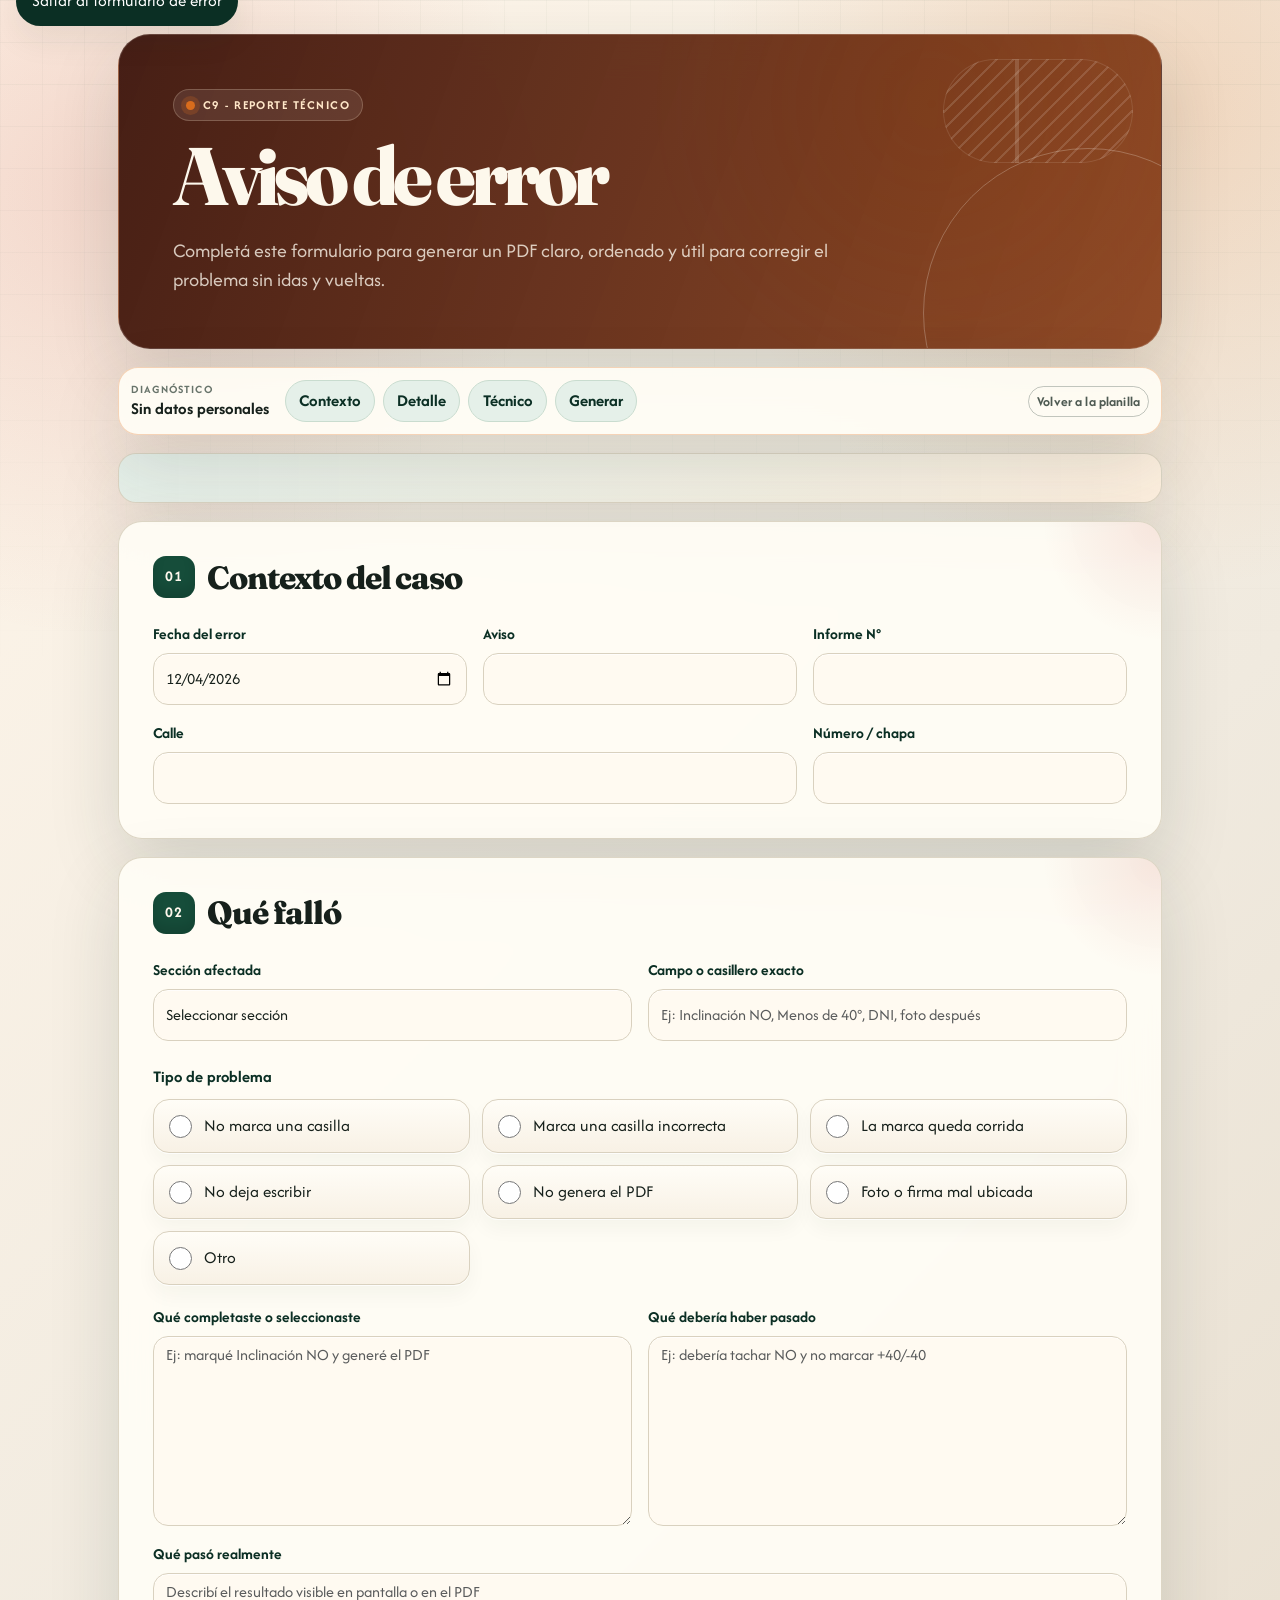
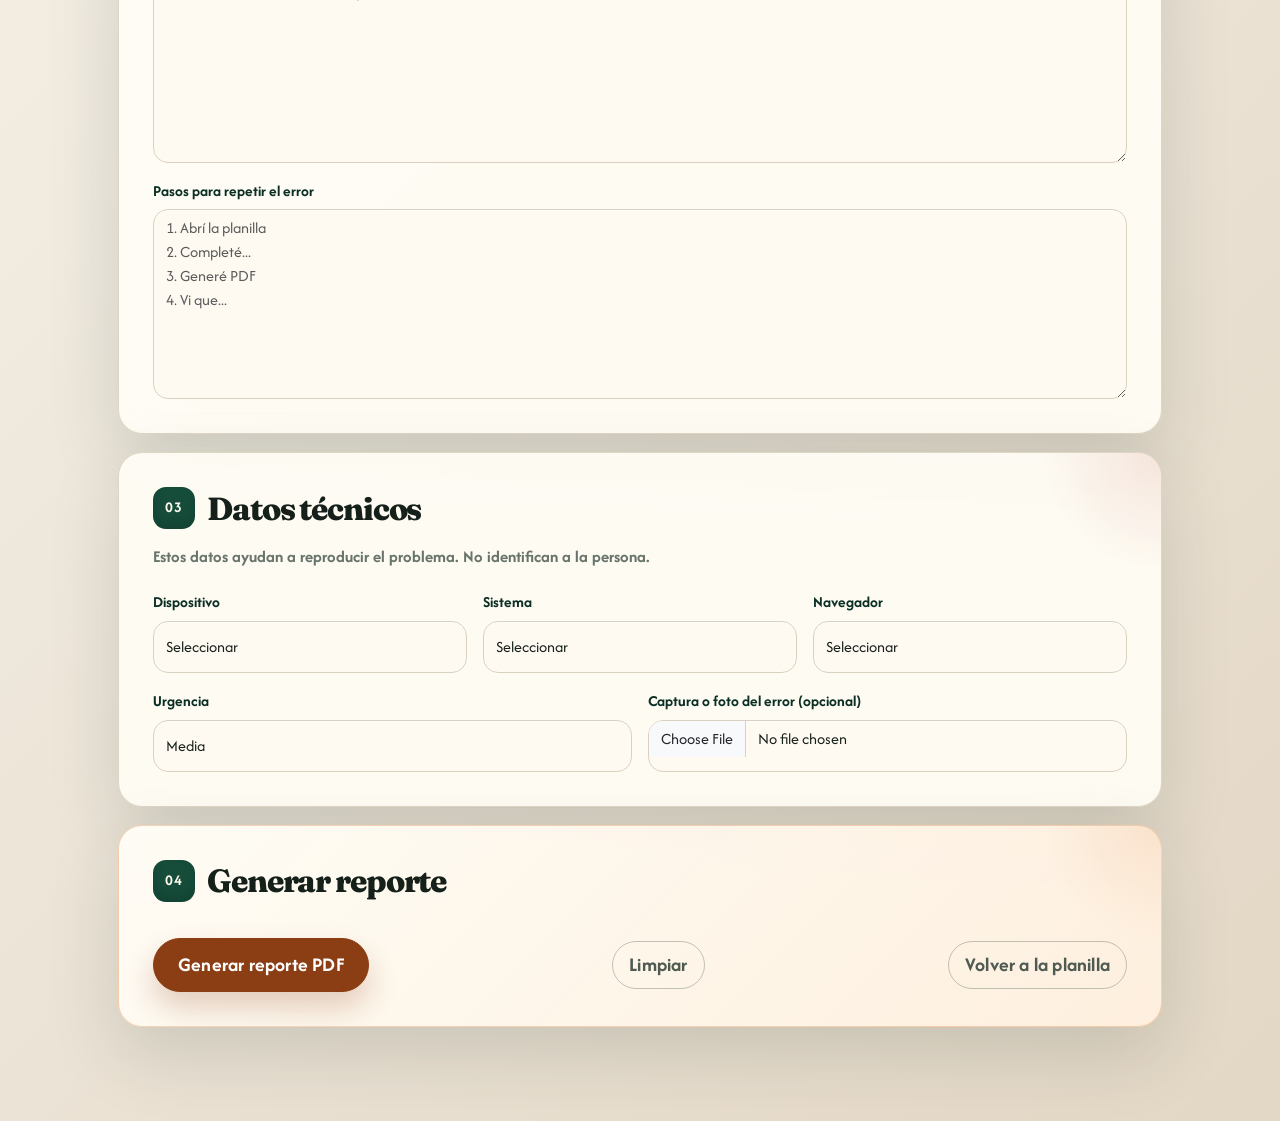
<file: errores.html>
<!DOCTYPE html>
<html lang="es">
<head>
  <meta charset="UTF-8" />
  <meta http-equiv="X-UA-Compatible" content="IE=edge" />
  <meta name="viewport" content="width=device-width, initial-scale=1.0" />
  <title>Reporte de Error - Planilla C9</title>
  <link rel="preconnect" href="https://fonts.googleapis.com" />
  <link rel="preconnect" href="https://fonts.gstatic.com" crossorigin />
  <link href="https://fonts.googleapis.com/css2?family=Afacad:wght@400;500;600;700&family=Fraunces:opsz,wght@9..144,700;9..144,800&display=swap" rel="stylesheet" />
  <link href="https://cdn.jsdelivr.net/npm/bootstrap@5.0.0-beta2/dist/css/bootstrap.min.css" rel="stylesheet" />
  <link rel="stylesheet" href="styles.css" />
</head>
<body class="error-page">
  <a class="skip-link" href="#errorForm">Saltar al formulario de error</a>

  <main class="app-shell container" aria-labelledby="errorPageTitle">
    <header class="page-header error-hero">
      <p class="eyebrow">C9 - Reporte técnico</p>
      <h1 id="errorPageTitle">Aviso de error</h1>
      <p class="lead">Completá este formulario para generar un PDF claro, ordenado y útil para corregir el problema sin idas y vueltas.</p>
    </header>

    <nav class="form-hub error-hub" aria-label="Acciones del reporte de error">
      <div>
        <span class="hub-label">Diagnóstico</span>
        <strong>Sin datos personales</strong>
      </div>
      <div class="hub-links">
        <a href="#contexto-error">Contexto</a>
        <a href="#detalle-error">Detalle</a>
        <a href="#tecnico-error">Técnico</a>
        <a href="#generar-reporte">Generar</a>
      </div>
      <div class="hub-actions">
        <a href="index.html" class="btn btn-outline-secondary btn-sm">Volver a la planilla</a>
      </div>
    </nav>

    <p id="errorStatus" class="status-message" role="status" aria-live="polite"></p>

    <form id="errorForm" class="error-form" novalidate>
      <section id="contexto-error" class="form-section error-section" aria-labelledby="contextoErrorTitle">
        <h2 id="contextoErrorTitle">Contexto del caso</h2>
        <div class="row g-3">
          <div class="col-md-4">
            <label for="errorFecha" class="form-label">Fecha del error</label>
            <input type="date" class="form-control" id="errorFecha" />
          </div>
          <div class="col-md-4">
            <label for="errorAviso" class="form-label">Aviso</label>
            <input type="text" class="form-control" id="errorAviso" autocomplete="off" />
          </div>
          <div class="col-md-4">
            <label for="errorInforme" class="form-label">Informe N°</label>
            <input type="text" class="form-control" id="errorInforme" autocomplete="off" />
          </div>
          <div class="col-md-8">
            <label for="errorCalle" class="form-label">Calle</label>
            <input type="text" class="form-control" id="errorCalle" autocomplete="address-line1" />
          </div>
          <div class="col-md-4">
            <label for="errorNumero" class="form-label">Número / chapa</label>
            <input type="text" class="form-control" id="errorNumero" autocomplete="off" />
          </div>
        </div>
      </section>

      <section id="detalle-error" class="form-section error-section" aria-labelledby="detalleErrorTitle">
        <h2 id="detalleErrorTitle">Qué falló</h2>
        <div class="row g-3">
          <div class="col-md-6">
            <label for="errorSeccion" class="form-label">Sección afectada</label>
            <select class="form-control" id="errorSeccion" required>
              <option value="">Seleccionar sección</option>
              <option>Datos generales</option>
              <option>Ubicación</option>
              <option>Inclinación</option>
              <option>Fuste</option>
              <option>Raíz</option>
              <option>Ramas</option>
              <option>Hojas</option>
              <option>Recomendaciones</option>
              <option>Fotos / página 2</option>
              <option>Firma</option>
              <option>PDF final</option>
              <option>Diseño / uso en teléfono</option>
              <option>Otro</option>
            </select>
          </div>
          <div class="col-md-6">
            <label for="errorCampo" class="form-label">Campo o casillero exacto</label>
            <input type="text" class="form-control" id="errorCampo" placeholder="Ej: Inclinación NO, Menos de 40°, DNI, foto después" required />
          </div>
        </div>

        <fieldset class="choice-grid error-choice-grid">
          <legend>Tipo de problema</legend>
          <label class="choice-card"><input type="radio" name="errorTipo" value="No marca una casilla" required /> No marca una casilla</label>
          <label class="choice-card"><input type="radio" name="errorTipo" value="Marca una casilla incorrecta" /> Marca una casilla incorrecta</label>
          <label class="choice-card"><input type="radio" name="errorTipo" value="La marca queda corrida" /> La marca queda corrida</label>
          <label class="choice-card"><input type="radio" name="errorTipo" value="No deja escribir" /> No deja escribir</label>
          <label class="choice-card"><input type="radio" name="errorTipo" value="No genera el PDF" /> No genera el PDF</label>
          <label class="choice-card"><input type="radio" name="errorTipo" value="Foto o firma mal ubicada" /> Foto o firma mal ubicada</label>
          <label class="choice-card"><input type="radio" name="errorTipo" value="Otro" /> Otro</label>
        </fieldset>

        <div class="row g-3 mt-1">
          <div class="col-md-6">
            <label for="errorCargado" class="form-label">Qué completaste o seleccionaste</label>
            <textarea class="form-control" id="errorCargado" rows="5" required placeholder="Ej: marqué Inclinación NO y generé el PDF"></textarea>
          </div>
          <div class="col-md-6">
            <label for="errorEsperado" class="form-label">Qué debería haber pasado</label>
            <textarea class="form-control" id="errorEsperado" rows="5" required placeholder="Ej: debería tachar NO y no marcar +40/-40"></textarea>
          </div>
          <div class="col-12">
            <label for="errorResultado" class="form-label">Qué pasó realmente</label>
            <textarea class="form-control" id="errorResultado" rows="5" required placeholder="Describí el resultado visible en pantalla o en el PDF"></textarea>
          </div>
          <div class="col-12">
            <label for="errorPasos" class="form-label">Pasos para repetir el error</label>
            <textarea class="form-control" id="errorPasos" rows="6" required placeholder="1. Abrí la planilla&#10;2. Completé...&#10;3. Generé PDF&#10;4. Vi que..."></textarea>
          </div>
        </div>
      </section>

      <section id="tecnico-error" class="form-section error-section" aria-labelledby="tecnicoErrorTitle">
        <h2 id="tecnicoErrorTitle">Datos técnicos</h2>
        <p class="section-note">Estos datos ayudan a reproducir el problema. No identifican a la persona.</p>
        <div class="row g-3">
          <div class="col-md-4">
            <label for="errorDispositivo" class="form-label">Dispositivo</label>
            <select class="form-control" id="errorDispositivo">
              <option value="">Seleccionar</option>
              <option>Celular</option>
              <option>Tablet</option>
              <option>Computadora</option>
              <option>No sé</option>
            </select>
          </div>
          <div class="col-md-4">
            <label for="errorSistema" class="form-label">Sistema</label>
            <select class="form-control" id="errorSistema">
              <option value="">Seleccionar</option>
              <option>Android</option>
              <option>iPhone / iOS</option>
              <option>Windows</option>
              <option>Otro / no sé</option>
            </select>
          </div>
          <div class="col-md-4">
            <label for="errorNavegador" class="form-label">Navegador</label>
            <select class="form-control" id="errorNavegador">
              <option value="">Seleccionar</option>
              <option>Chrome</option>
              <option>Safari</option>
              <option>Edge</option>
              <option>Otro / no sé</option>
            </select>
          </div>
          <div class="col-md-6">
            <label for="errorUrgencia" class="form-label">Urgencia</label>
            <select class="form-control" id="errorUrgencia">
              <option>Media</option>
              <option>Baja</option>
              <option>Alta</option>
            </select>
          </div>
          <div class="col-md-6">
            <label for="errorCaptura" class="form-label">Captura o foto del error (opcional)</label>
            <input type="file" class="form-control" id="errorCaptura" accept="image/png, image/jpeg" />
          </div>
        </div>
      </section>

      <section id="generar-reporte" class="form-section final-actions error-final-actions" aria-labelledby="generarErrorTitle">
        <h2 id="generarErrorTitle">Generar reporte</h2>
        <button type="submit" id="generarReporteError" class="btn btn-primary btn-lg">Generar reporte PDF</button>
        <button type="reset" class="btn btn-outline-secondary btn-lg">Limpiar</button>
        <a href="index.html" class="btn btn-outline-secondary btn-lg">Volver a la planilla</a>
      </section>
    </form>
  </main>

  <script src="jspdf.min.js"></script>
  <script src="mobile-hub.js"></script>
  <script src="errores.js"></script>
</body>
</html>
</file>
<file: styles.css>
:root {
  --bg: #edf1e7;
  --bg-deep: #d9e1d1;
  --panel: #fffdf6;
  --panel-soft: #f7f2e7;
  --ink: #16201b;
  --muted: #68746b;
  --line: #d9d1bf;
  --line-strong: #b9aa8d;
  --primary: #164d3a;
  --primary-dark: #0b2f24;
  --primary-soft: #e5f0e9;
  --accent: #d96c1c;
  --accent-soft: #fff0df;
  --danger: #b42318;
  --danger-soft: #fff1ef;
  --success: #197242;
  --shadow: 0 26px 70px rgba(30, 48, 38, 0.15);
  --shadow-soft: 0 12px 34px rgba(30, 48, 38, 0.08);
  --radius: 24px;
  --radius-sm: 16px;
}

* {
  box-sizing: border-box;
}

html {
  scroll-behavior: smooth;
}

body {
  position: relative;
  min-height: 100vh;
  margin: 0;
  color: var(--ink);
  background:
    radial-gradient(circle at 8% 7%, rgba(217, 108, 28, 0.18), transparent 28rem),
    radial-gradient(circle at 92% 4%, rgba(22, 77, 58, 0.2), transparent 30rem),
    linear-gradient(135deg, #fbf7ed 0%, var(--bg) 46%, var(--bg-deep) 100%);
  font-family: "Afacad", "Segoe UI", sans-serif;
  font-size: 17px;
  line-height: 1.45;
}

body::before {
  position: fixed;
  inset: 0;
  z-index: -1;
  pointer-events: none;
  content: "";
  background-image:
    linear-gradient(rgba(22, 77, 58, 0.05) 1px, transparent 1px),
    linear-gradient(90deg, rgba(22, 77, 58, 0.04) 1px, transparent 1px);
  background-size: 42px 42px;
  mask-image: linear-gradient(to bottom, rgba(0, 0, 0, 0.75), transparent 78%);
}

.skip-link {
  position: absolute;
  top: 1rem;
  left: 1rem;
  z-index: 30;
  transform: translateY(-150%);
  padding: 0.75rem 1rem;
  color: #fff;
  background: var(--primary-dark);
  border-radius: 999px;
  text-decoration: none;
  box-shadow: var(--shadow-soft);
}

.skip-link:focus {
  transform: translateY(0);
}

.app-shell {
  max-width: 1080px;
  margin: 34px auto;
  padding: 0 18px 42px;
}

.page-header,
.form-section,
.form-hub,
.status-message {
  background: rgba(255, 253, 246, 0.92);
  border: 1px solid rgba(217, 209, 191, 0.88);
  box-shadow: var(--shadow);
  backdrop-filter: blur(18px);
}

.page-header {
  position: relative;
  overflow: hidden;
  padding: clamp(28px, 5vw, 54px);
  color: #fdf8ec;
  background:
    linear-gradient(110deg, rgba(8, 35, 27, 0.95), rgba(22, 77, 58, 0.88)),
    radial-gradient(circle at 78% 22%, rgba(217, 108, 28, 0.65), transparent 18rem);
  border-color: rgba(255, 255, 255, 0.16);
  border-radius: calc(var(--radius) + 8px);
}

.page-header::before,
.page-header::after {
  position: absolute;
  pointer-events: none;
  content: "";
}

.page-header::before {
  right: -92px;
  bottom: -130px;
  width: 330px;
  height: 330px;
  border: 1px solid rgba(255, 253, 246, 0.24);
  border-radius: 50%;
}

.page-header::after {
  top: 24px;
  right: 28px;
  width: 190px;
  height: 104px;
  background:
    linear-gradient(90deg, transparent 0 38%, rgba(255, 253, 246, 0.2) 38% 40%, transparent 40%),
    repeating-linear-gradient(135deg, rgba(255, 253, 246, 0.18) 0 2px, transparent 2px 12px);
  border: 1px solid rgba(255, 253, 246, 0.14);
  border-radius: 999px;
  opacity: 0.75;
}

.eyebrow {
  display: inline-flex;
  gap: 8px;
  align-items: center;
  margin: 0 0 12px;
  padding: 0.38rem 0.72rem;
  color: #ffe7c9;
  background: rgba(255, 255, 255, 0.09);
  border: 1px solid rgba(255, 231, 201, 0.22);
  border-radius: 999px;
  font-size: 0.78rem;
  font-weight: 700;
  letter-spacing: 0.12em;
  text-transform: uppercase;
}

.eyebrow::before {
  width: 9px;
  height: 9px;
  content: "";
  background: var(--accent);
  border-radius: 50%;
  box-shadow: 0 0 0 5px rgba(217, 108, 28, 0.22);
}

h1,
h2 {
  margin: 0;
  line-height: 1.05;
}

h1 {
  max-width: 720px;
  font-family: "Fraunces", Georgia, serif;
  font-size: clamp(2.25rem, 7vw, 5.1rem);
  font-weight: 800;
  letter-spacing: -0.065em;
}

h2 {
  display: flex;
  gap: 12px;
  align-items: center;
  margin-bottom: 24px;
  font-family: "Fraunces", Georgia, serif;
  font-size: clamp(1.38rem, 3vw, 2rem);
  font-weight: 800;
  letter-spacing: -0.035em;
}

form {
  counter-reset: section;
}

.form-section h2::before {
  display: inline-grid;
  min-width: 42px;
  height: 42px;
  place-items: center;
  color: #fff8ed;
  content: counter(section, decimal-leading-zero);
  counter-increment: section;
  background: var(--primary);
  border-radius: 13px;
  font-family: "Afacad", "Segoe UI", sans-serif;
  font-size: 0.95rem;
  font-weight: 800;
  letter-spacing: 0.04em;
  box-shadow: inset 0 -8px 12px rgba(0, 0, 0, 0.12);
}

.lead {
  max-width: 680px;
  margin: 18px 0 0;
  color: rgba(255, 248, 237, 0.78);
  font-size: clamp(1.05rem, 2vw, 1.24rem);
}

.form-hub {
  position: sticky;
  top: 10px;
  z-index: 20;
  display: grid;
  grid-template-columns: minmax(140px, auto) 1fr auto;
  gap: 14px;
  align-items: center;
  margin: 18px 0;
  padding: 12px;
  border-radius: 20px;
  transition: max-height 180ms ease, padding 180ms ease, box-shadow 180ms ease;
}

.hub-toggle {
  display: none;
}

.hub-label {
  display: block;
  color: var(--muted);
  font-size: 0.72rem;
  font-weight: 800;
  letter-spacing: 0.1em;
  text-transform: uppercase;
}

#formProgress {
  display: block;
  margin-top: 2px;
  font-size: 1.05rem;
}

.hub-links,
.hub-actions {
  display: flex;
  flex-wrap: wrap;
  gap: 8px;
}

.hub-links a,
.btn {
  transition: transform 160ms ease, box-shadow 160ms ease, background-color 160ms ease, border-color 160ms ease, color 160ms ease;
}

.hub-links a {
  display: inline-flex;
  min-height: 40px;
  align-items: center;
  padding: 0.48rem 0.82rem;
  color: var(--primary-dark);
  background: var(--primary-soft);
  border: 1px solid #c9dccf;
  border-radius: 999px;
  font-weight: 800;
  text-decoration: none;
}

.hub-links a:hover,
.hub-links a:focus {
  color: #fff;
  background: var(--primary);
  border-color: var(--primary);
  transform: translateY(-1px);
}

.btn {
  border-radius: 999px;
  font-weight: 800;
  letter-spacing: 0.01em;
}

.btn:hover,
.btn:focus {
  transform: translateY(-1px);
}

.btn-primary {
  background: var(--primary);
  border-color: var(--primary);
  box-shadow: 0 16px 30px rgba(22, 77, 58, 0.24);
}

.btn-primary:hover,
.btn-primary:focus {
  background: var(--primary-dark);
  border-color: var(--primary-dark);
}

.btn-outline-primary {
  color: var(--primary);
  border-color: rgba(22, 77, 58, 0.45);
}

.btn-outline-primary:hover,
.btn-outline-primary:focus {
  background: var(--primary);
  border-color: var(--primary);
}

.btn-outline-secondary {
  color: #4e5a52;
  border-color: rgba(104, 116, 107, 0.4);
}

.btn-outline-secondary:hover,
.btn-outline-secondary:focus {
  color: #fff;
  background: #4e5a52;
  border-color: #4e5a52;
}

.btn-outline-danger {
  color: var(--danger);
  border-color: rgba(180, 35, 24, 0.42);
}

.btn-warning,
.error-report-link {
  color: #351d09;
  background: linear-gradient(180deg, #ffc266, #f49a35);
  border-color: #df8124;
  box-shadow: 0 12px 24px rgba(217, 108, 28, 0.2);
}

.btn-warning:hover,
.btn-warning:focus,
.error-report-link:hover,
.error-report-link:focus {
  color: #fffaf1;
  background: #b65312;
  border-color: #b65312;
}

.status-message {
  min-height: 50px;
  margin: 0 0 18px;
  padding: 13px 16px;
  color: var(--primary-dark);
  background: linear-gradient(90deg, rgba(229, 240, 233, 0.96), rgba(255, 240, 223, 0.86));
  border-radius: 18px;
  font-weight: 700;
}

.form-section {
  position: relative;
  overflow: hidden;
  margin-bottom: 18px;
  padding: clamp(20px, 4vw, 34px);
  border-radius: var(--radius);
  scroll-margin-top: 120px;
}

.form-section::after {
  position: absolute;
  top: 0;
  right: 0;
  width: 124px;
  height: 124px;
  pointer-events: none;
  content: "";
  background: radial-gradient(circle at top right, rgba(217, 108, 28, 0.11), transparent 68%);
}

.form-label,
legend {
  color: var(--primary-dark);
  font-weight: 800;
}

.form-label {
  margin-bottom: 0.44rem;
  font-size: 0.98rem;
}

legend {
  float: none;
  grid-column: 1 / -1;
  width: auto;
  margin-bottom: 10px;
  font-size: 1.05rem;
}

.form-control {
  min-height: 52px;
  color: var(--ink);
  background: #fffaf1;
  border: 1px solid var(--line);
  border-radius: 15px;
  box-shadow: inset 0 1px 0 rgba(255, 255, 255, 0.72);
  transition: border-color 160ms ease, box-shadow 160ms ease, background-color 160ms ease;
}

.form-control:hover {
  border-color: var(--line-strong);
}

.form-control:focus,
button:focus-visible,
a:focus-visible,
input:focus-visible,
textarea:focus-visible,
.responsive-table:focus-visible {
  outline: 3px solid rgba(217, 108, 28, 0.25);
  outline-offset: 2px;
  border-color: var(--accent);
  box-shadow: 0 0 0 4px rgba(217, 108, 28, 0.08);
}

textarea.form-control {
  min-height: 190px;
  line-height: 1.5;
}

fieldset {
  min-width: 0;
  margin: 24px 0 0;
  padding: 0;
  border: 0;
}

.choice-group,
.choice-grid,
.two-column-groups,
.three-column-groups {
  display: grid;
  gap: 12px;
}

.choice-group {
  grid-template-columns: repeat(auto-fit, minmax(180px, 1fr));
}

.choice-grid {
  grid-template-columns: repeat(auto-fit, minmax(245px, 1fr));
}

.two-column-groups {
  grid-template-columns: repeat(2, minmax(0, 1fr));
  align-items: start;
}

.three-column-groups {
  grid-template-columns: repeat(3, minmax(0, 1fr));
}

.choice-card,
.choice-list label {
  position: relative;
  display: flex;
  gap: 12px;
  align-items: center;
  min-height: 54px;
  padding: 13px 15px;
  color: var(--ink);
  background: linear-gradient(180deg, #fffdf7, #f8f1e5);
  border: 1px solid var(--line);
  border-radius: var(--radius-sm);
  box-shadow: 0 1px 0 rgba(255, 255, 255, 0.8), 0 10px 20px rgba(30, 48, 38, 0.04);
  cursor: pointer;
  transition: transform 160ms ease, border-color 160ms ease, box-shadow 160ms ease, background 160ms ease, opacity 160ms ease;
}

.choice-card:hover,
.choice-list label:hover {
  border-color: var(--line-strong);
  box-shadow: 0 14px 30px rgba(30, 48, 38, 0.08);
  transform: translateY(-1px);
}

.choice-card:has(input:checked),
.choice-list label:has(input:checked) {
  color: var(--primary-dark);
  background: linear-gradient(180deg, #eef8f1, #dceee3);
  border-color: rgba(22, 77, 58, 0.48);
  box-shadow: 0 16px 32px rgba(22, 77, 58, 0.12);
}

.choice-card:has(input:checked)::after,
.choice-list label:has(input:checked)::after {
  position: absolute;
  top: 10px;
  right: 12px;
  width: 8px;
  height: 8px;
  content: "";
  background: var(--accent);
  border-radius: 50%;
}

.choice-card:has(input:disabled) {
  cursor: not-allowed;
  opacity: 0.52;
  filter: grayscale(0.5);
}

.choice-card:has(input:disabled):hover {
  border-color: var(--line);
  box-shadow: 0 1px 0 rgba(255, 255, 255, 0.8), 0 10px 20px rgba(30, 48, 38, 0.04);
  transform: none;
}

.choice-list {
  display: flex;
  flex-direction: column;
  gap: 10px;
  height: 100%;
  margin-top: 0;
  padding: 14px;
  background: rgba(247, 242, 231, 0.7);
  border: 1px solid rgba(217, 209, 191, 0.7);
  border-radius: 20px;
}

input[type="checkbox"],
input[type="radio"] {
  width: 23px;
  height: 23px;
  flex: 0 0 auto;
  accent-color: var(--primary);
}

label:has(input:disabled) {
  cursor: not-allowed;
  opacity: 0.55;
}

.responsive-table {
  width: 100%;
  overflow-x: auto;
  background: #fffaf1;
  border: 1px solid var(--line);
  border-radius: 18px;
  box-shadow: inset 0 1px 0 rgba(255, 255, 255, 0.7);
  -webkit-overflow-scrolling: touch;
}

table {
  width: 100%;
  min-width: 520px;
  overflow: hidden;
  border-collapse: collapse;
  background: transparent;
}

th,
td {
  padding: 14px;
  border-bottom: 1px solid rgba(217, 209, 191, 0.82);
  text-align: center;
  vertical-align: middle;
}

th:first-child,
td:first-child {
  text-align: left;
}

thead th {
  color: var(--primary-dark);
  background: #ebe4d2;
  font-size: 0.9rem;
  letter-spacing: 0.05em;
  text-transform: uppercase;
}

tbody tr {
  transition: background-color 140ms ease;
}

tbody tr:hover {
  background: rgba(229, 240, 233, 0.56);
}

tbody tr:last-child th,
tbody tr:last-child td {
  border-bottom: 0;
}

.signature {
  width: 100%;
  height: 230px;
  margin-bottom: 14px;
  background:
    linear-gradient(#fffaf1, #fffaf1) padding-box,
    repeating-linear-gradient(135deg, var(--primary) 0 10px, var(--accent) 10px 20px) border-box;
  border: 2px dashed transparent;
  border-radius: 20px;
  box-shadow: inset 0 0 0 1px rgba(22, 77, 58, 0.08);
  overflow: hidden;
}

#signature-canvas {
  display: block;
  width: 100%;
  height: 100%;
  touch-action: none;
}

.final-actions {
  display: flex;
  flex-wrap: wrap;
  gap: 12px;
  align-items: center;
  justify-content: space-between;
  background: linear-gradient(135deg, rgba(255, 253, 246, 0.95), rgba(229, 240, 233, 0.95));
}

.final-actions h2 {
  flex-basis: 100%;
}

.error-page {
  background:
    radial-gradient(circle at 8% 7%, rgba(180, 35, 24, 0.14), transparent 28rem),
    radial-gradient(circle at 92% 4%, rgba(217, 108, 28, 0.18), transparent 30rem),
    linear-gradient(135deg, #fff6ea 0%, #f0eadf 48%, #e3d7c5 100%);
}

.error-hero {
  background:
    linear-gradient(110deg, rgba(62, 22, 13, 0.96), rgba(134, 58, 20, 0.9)),
    radial-gradient(circle at 78% 22%, rgba(255, 194, 102, 0.65), transparent 18rem);
}

.error-hub {
  border-color: rgba(217, 108, 28, 0.28);
}

.error-section::after {
  background: radial-gradient(circle at top right, rgba(180, 35, 24, 0.1), transparent 68%);
}

.section-note {
  margin: -8px 0 20px;
  color: var(--muted);
  font-weight: 700;
}

.error-choice-grid {
  grid-template-columns: repeat(auto-fit, minmax(260px, 1fr));
}

.error-form select.form-control {
  cursor: pointer;
}

.error-final-actions {
  border-color: rgba(217, 108, 28, 0.28);
  background: linear-gradient(135deg, rgba(255, 253, 246, 0.96), rgba(255, 240, 223, 0.95));
}

#generarPDF {
  min-height: 54px;
  padding-inline: 1.5rem;
}

#generarReporteError {
  min-height: 54px;
  padding-inline: 1.5rem;
  background: #8b3d13;
  border-color: #8b3d13;
  box-shadow: 0 16px 30px rgba(139, 61, 19, 0.24);
}

#generarReporteError:hover,
#generarReporteError:focus {
  background: #5f250b;
  border-color: #5f250b;
}

#generarPDF:hover {
  background-color: var(--success);
  border-color: var(--success);
}

#borrarFirma:hover {
  color: #fff;
  background-color: var(--danger);
  border-color: var(--danger);
}

@media (max-width: 820px) {
  body {
    font-size: 16px;
  }

  .app-shell {
    margin: 12px auto;
    padding: 0 10px 28px;
  }

  .page-header,
  .form-section {
    padding: 20px;
  }

  .page-header::after {
    display: none;
  }

  .form-hub {
    grid-template-columns: 1fr;
    max-height: min(62vh, 520px);
    overflow-y: auto;
  }

  .hub-summary {
    display: grid;
    grid-template-columns: minmax(0, 1fr) auto;
    gap: 2px 12px;
    align-items: center;
  }

  .hub-summary .hub-label,
  .hub-summary > strong {
    grid-column: 1;
  }

  .hub-toggle {
    grid-column: 2;
    grid-row: 1 / span 2;
    display: inline-flex;
    min-height: 38px;
    align-items: center;
    justify-content: center;
    padding: 0.42rem 0.78rem;
    color: #fffaf1;
    background: var(--primary);
    border: 1px solid var(--primary-dark);
    border-radius: 999px;
    font-size: 0.88rem;
    font-weight: 800;
  }

  .hub-toggle:focus-visible {
    outline: 3px solid rgba(217, 108, 28, 0.28);
    outline-offset: 2px;
  }

  .form-hub.hub-collapsed {
    max-height: 72px;
    overflow: hidden;
    cursor: pointer;
  }

  .form-hub.hub-collapsed .hub-links,
  .form-hub.hub-collapsed .hub-actions {
    display: none;
  }

  .hub-links,
  .hub-actions {
    display: grid;
    grid-template-columns: repeat(2, minmax(0, 1fr));
  }

  .hub-links a,
  .hub-actions .btn {
    justify-content: center;
    width: 100%;
  }

  .two-column-groups,
  .three-column-groups,
  .choice-group,
  .choice-grid {
    grid-template-columns: 1fr;
  }

  .choice-card,
  .choice-list label {
    min-height: 58px;
  }

  .final-actions {
    display: grid;
    grid-template-columns: 1fr;
  }

  .final-actions .btn,
  #borrarFirma {
    width: 100%;
  }
}

@media (max-width: 480px) {
  .app-shell {
    padding-inline: 8px;
  }

  .page-header,
  .form-section {
    border-radius: 20px;
  }

  .hub-links,
  .hub-actions {
    grid-template-columns: 1fr;
  }

  h2 {
    align-items: flex-start;
  }

  .form-section h2::before {
    min-width: 36px;
    height: 36px;
    border-radius: 11px;
    font-size: 0.82rem;
  }

  .signature {
    height: 190px;
  }

  table {
    min-width: 430px;
  }
}

@media (prefers-reduced-motion: reduce) {
  html {
    scroll-behavior: auto;
  }

  *,
  *::before,
  *::after {
    transition-duration: 0.01ms !important;
    animation-duration: 0.01ms !important;
    animation-iteration-count: 1 !important;
  }
}
</file>
